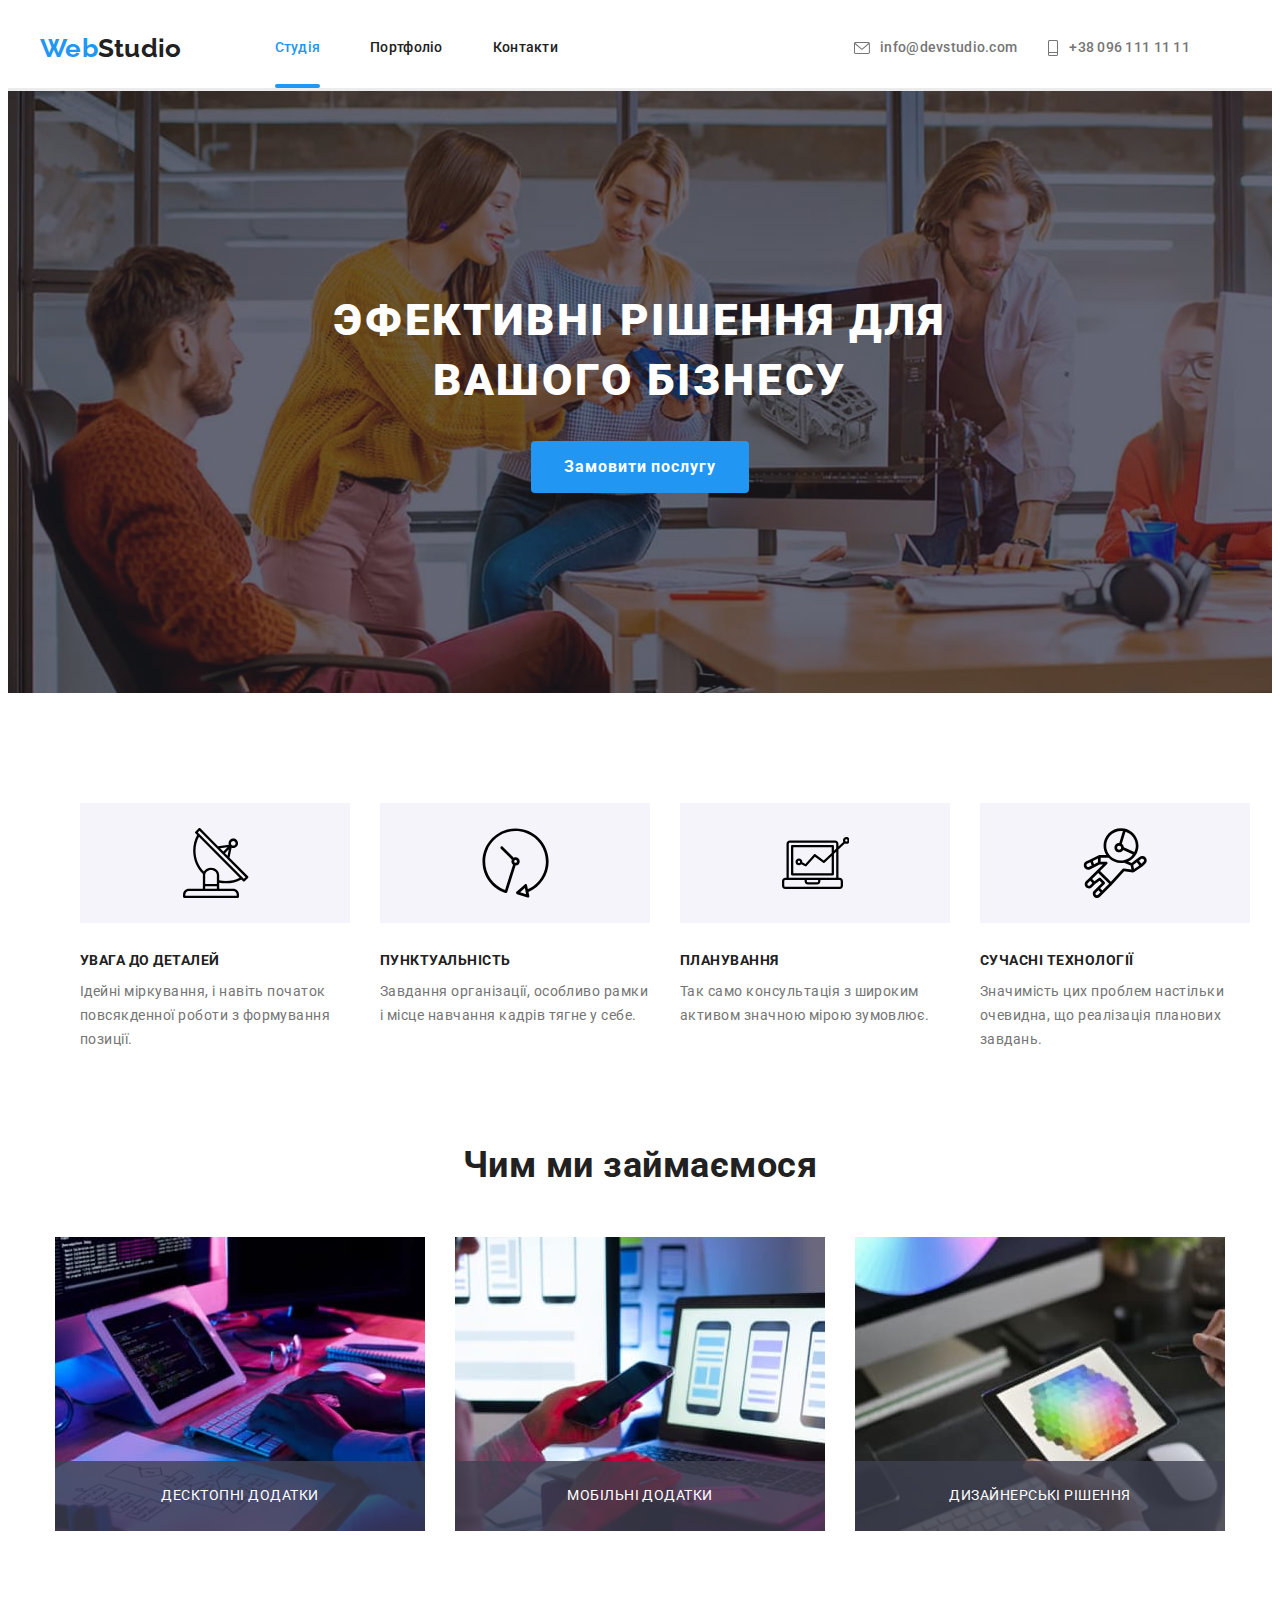
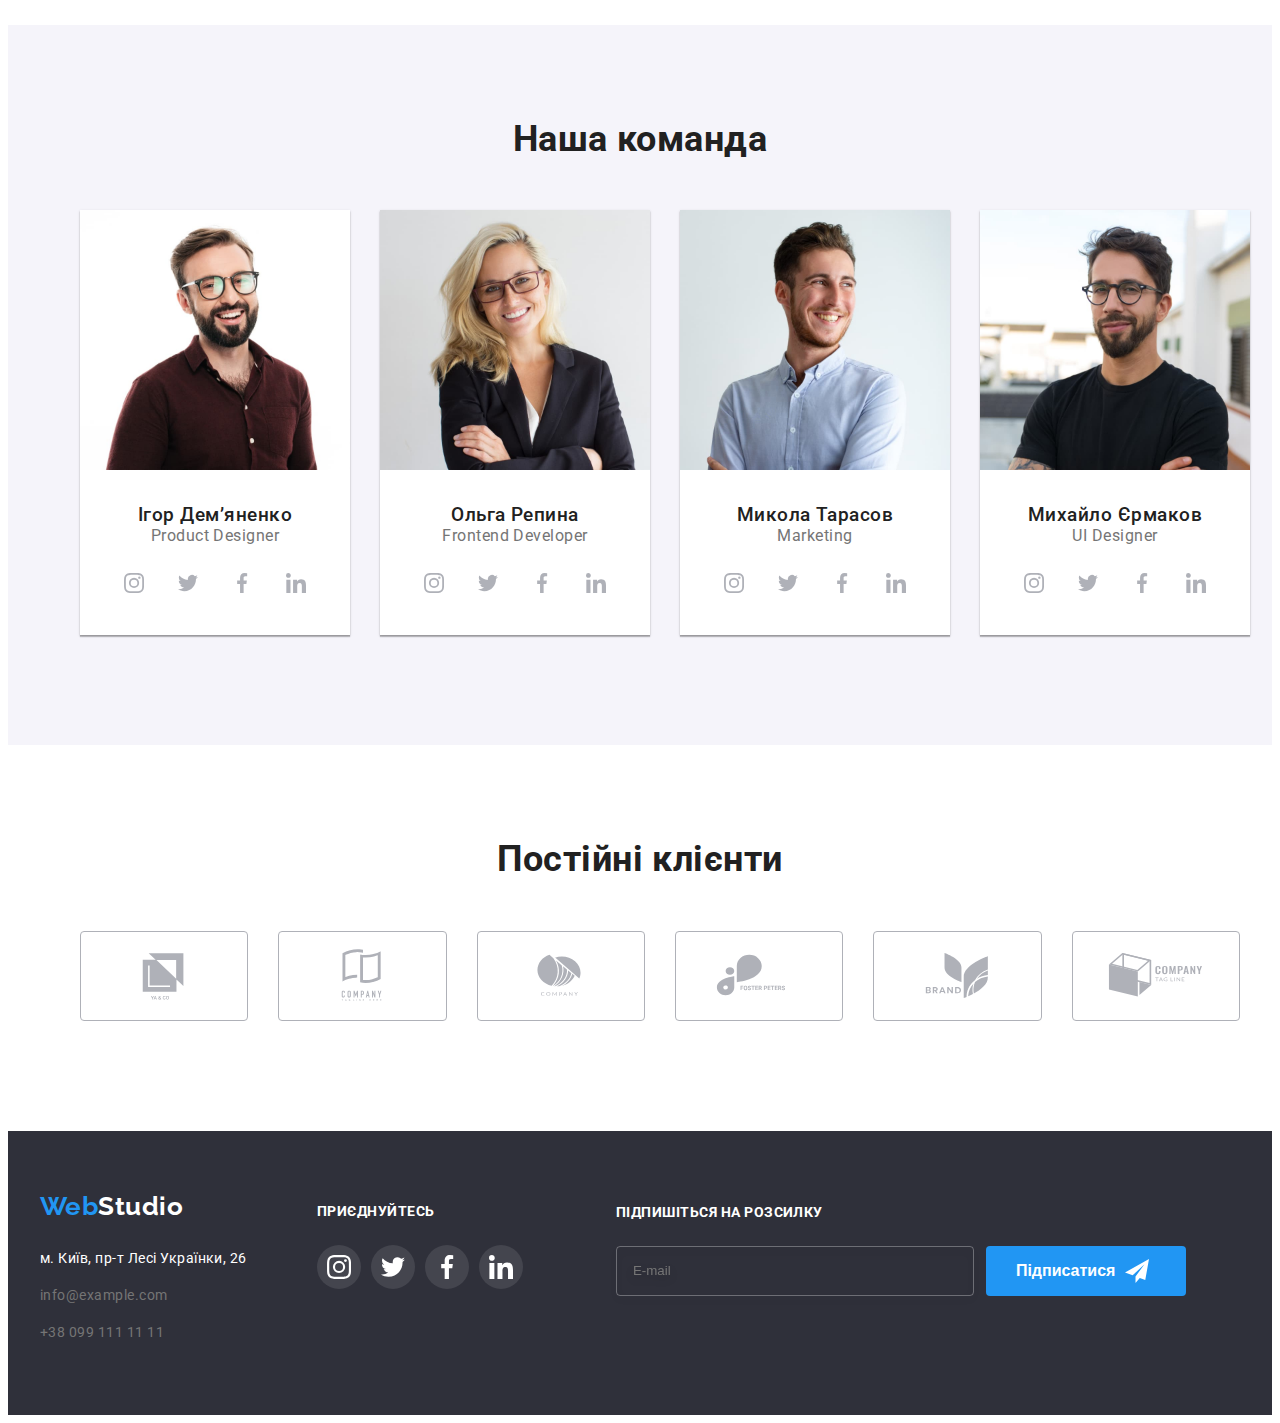
<file: index.html>
<!DOCTYPE html>
<html lang="uk">
<head>
    <meta charset="UTF-8">
    <meta http-equiv="X-UA-Compatible" content="IE=edge">
    <meta name="viewport" content="width=device-width, initial-scale=1.0">
    <title>Document</title>
<link rel="preconnect" href="https://fonts.googleapis.com">
<link rel="preconnect" href="https://fonts.gstatic.com" crossorigin>
<link href="https://fonts.googleapis.com/css2?family=Raleway:wght@700&family=Roboto:wght@400;500;700;900&display=swap" rel="stylesheet">
<link
      rel="stylesheet"
      href="https://cdnjs.cloudflare.com/ajax/libs/modern-normalize/1.1.0/modern-normalize.min.css"
      integrity="sha512-wpPYUAdjBVSE4KJnH1VR1HeZfpl1ub8YT/NKx4PuQ5NmX2tKuGu6U/JRp5y+Y8XG2tV+wKQpNHVUX03MfMFn9Q=="
      crossorigin="anonymous"
      referrerpolicy="no-referrer">
<link rel="stylesheet" href="./css/styles.css">
</head>
<body>
   <!-- HEADER -->
   <header class="header-section">
   
    <nav class="navigation container">
      <a  href="./index.html" class="logo"> 
        <span class="logo-partone">Web</span>Studio</a>
     
       <ul class="list-site-nav">
        <li class="current" ><a href="./index.html" class="current-list">Студія</a> </li>
        <li class="site-nav"><a href="./portfolio.html" class="portfolio">Портфоліо</a> </li>
        <li class= "site-nav"><a href="#" class="portfolio">Контакти</a> </li>
      </ul>
   
   <ul class="head-address no-marker">
          <li class="email-tel">
            <a href="mailto:info@devstudio.com" class="contact">
              <svg class="contact-icon" width="16" height="12">
                <use href="./images/icons.svg#icon-mail"></use>
              </svg>
              info@devstudio.com</a
            >
          </li>
          <li class="email-tel">
            <a href="tel:+380961111111" class="contact">
              <svg class="contact-icon" width="12" height="16">
                <use href="./images/icons.svg#icon-tel"></use>
              </svg>
              +38 096 111 11 11</a
            >
          </li>
        </ul>
    </nav>
  </header>
  <main>
   
    <!-- HERO -->
    <section class="hero">
      <h1 class="hero-title" >Эфективні рішення для вашого бізнесу</h1>
      <button type="button" class="hero-button" data-modal-open>Замовити послугу</button>

    
      <div class="backdrop is-hidden " data-modal>
          <div class="modal">
            <button type="button" class="button-close" data-modal-close>
              <svg width="11" height="11">
                <use href="./images/icons.svg#icon-close"></use>
              </svg>
            </button>
            
            <div> 
            <p class="modal-title">Залиште свої дані, ми вам передзвонимо </p>
          <form class="modal-form">
             </div>

            <div class="modal-field"> 
            <label for="user-name" class="modal-lable"><span>Імʼя</span></label>
            <div class="input-wrap"> 
              <input type="text" name="user-name" class="modal-input" required>
            <svg class="modal-icon" width="13" height="13">
                <use href="./images/icons.svg#icon-name"></use>
              </svg>
              </div>
          </div>

            <div class="modal-field"> 
            <label for="user-tel" class="modal-lable"><span>Телефон</span></label>
            <div class="input-wrap"> 
              <input type="tel" name="user-tel" class="modal-input" required>
          <svg class="modal-icon" width="14" height="14">
                <use href="./images/icons.svg#icon-tel2"></use>
              </svg>
          </div>
            </div>

             <div class="modal-field"> 
            <label for="user-email" class="modal-lable"><span class="modal-span">Пошта</span> </label>
            <div class="input-wrap"> 
            <input type="email" name="user-email" class="modal-input" required>
            <svg class="modal-icon" width="18" height="18">
                <use href="./images/icons.svg#icon-mail2"></use>
              </svg>
          </div>
             </div>

            <div class="modal-field"> 
            <label for="user-comment" class="modal-lable"><span>Коментар</span></label>
            <textarea
                  name="comment"
                  id="comment"
                  class="form-comment"
                  placeholder="Введіть текст"
                ></textarea>
              </div>

              <div class="checkbox-field"> 
                  <input
                    type="checkbox"
                    name="checkbox"
                    class="input-check visually-hidden"
                    id="agree"
                  /> <label for="agree" class="checkbox-label"> 
                  <!-- <span> 
                    <svg width="11" height="8" class="checkbox-icon">
                    <use href="./images/icons.svg#icon-agree"></use>
                  </svg> 
                </span> -->
                   Погоджуюся з розсилкою та приймаю 
                  <a href="#" class="checkbox-link">Умови договору</a>
                </label>
                <button type="submit" class="submit">Відправити</button>
              </div>
          </form>
          </div>
        </div>

    </section>

    <!-- OUR ADVANTAGES -->
    <section class="section"> 
      <div class="container"> 
      <h2 class="visually-hidden">Наші переваги</h2>
        
      <ul class="advantages">

          <li class="advantages-list"> 
            <div class="container-icon"> 
              
                <svg class="advantages-icon" width="67" height="70">
                  <use href="./images/icons.svg#icon-Vector1">   </use>
          </svg>
       
        </div> 
          <h3 class="advantages-caption">Увага до деталей</h3> 
          <p class="advantages-text">Ідейні міркування, і навіть початок повсякденної роботи з формування позиції.</p>
          </li>

          <li class="advantages-list">
            <div class="container-icon"> 
             
                <svg class="advantages-icon" width="67" height="70">
                  <use href="./images/icons.svg#icon-Vector2"></use></svg>
         
              </div>
            <h3 class="advantages-caption"> Пунктуальність</h3>
            <p class="advantages-text">Завдання організації, особливо рамки і місце навчання кадрів тягне у себе.</p>
          </li>

          <li class="advantages-list"> 
            <div class="container-icon"> 
              
                <svg class="advantages-icon" width="67" height="70">
                  <use href="./images/icons.svg#icon-Vector3">    </use></svg>
            
            </div>
            <h3 class="advantages-caption">Планування</h3> 
            <p class="advantages-text">Так само консультація з широким активом значною мірою зумовлює.</p>
        </li>

        <li class="advantages-list">
          <div class="container-icon"> 
            
                <svg class="advantages-icon" width="67" height="70">
            <use href="./images/icons.svg#icon-Vector4">    </use></svg> 
         
          </div>
            <h3 class="advantages-caption"> Сучасні технології</h3>
            <p class="advantages-text"> Значимість цих проблем настільки очевидна, що реалізація планових завдань.</p>
        </li>

      </ul>
        </div>
    </section>

    <!-- WHAT WE DO -->
    <section class="section-what-we-do"> 
      <div class="container"> 
      <h2 class="what-we-do-caption">Чим ми займаємося</h2>
      
      <ul class="list-what-we-do">
        <li class="image-what-we-do">
          <img class="image"
            src="./images/tab_work.jpg"
            alt="Людина працює на компʼютері"
            height="294"
            width="370">
            
            <div class="container-text"> 
            <p class="text-description"> Десктопні додатки</p>
        </div>
          </li>

        <li class="image-what-we-do">
          <img class="image"
            src="./images/phone_leptop.jpg"
            alt="Дівчина тримає телефон"
            height="294"
            width="370">
            <div class="container-text"> 
            <p class="text-description"> Мобільні додатки</p>
        </div>
        </li>
        <li class="image-what-we-do">
          <img class="image"
            src="./images/tab.jpg"
            alt="Людина підбирає кольори на планшеті"
            height="294"
            width="370">
            <div class="container-text"> 
            <p class="text-description"> Дизайнерські рішення</p>
        </div>
        </li>
      </ul>
      </div>
    </section>
    <!-- OUR TEAM -->
      <section class="section-team"> 
        <div class="container"> 
        <h2 class="team-caption">Наша команда</h2>
      <ul class="team">
        <li class="team-list">
          <img src="./images/team1.jpg" 
          alt="Product Designer" 
          width="270" 
          height="260" >
          <h3 class="team-list-caption">Ігор Демʼяненко</h3>
          <p lang="en" class="team-list-text">Product Designer</p>
        <ul class="team-soc-list"> 
        <li class="team-soc-item"> <a href "" class="team-soc-link">
          <svg class="team-soc-icon" width="20" height="20">
            <use href="./images/icons.svg#icon-instagram">    </use>
          </svg> </a>
        </li>
        <li class="team-soc-item"> <a href "" class="team-soc-link">
          <svg class="team-soc-icon" width="20" height="20">
            <use href="./images/icons.svg#icon-twitter">    </use>
          </svg> </a>
        </li>
        <li class="team-soc-item"> <a href "" class="team-soc-link">
          <svg class="team-soc-icon" width="20" height="20">
            <use href="./images/icons.svg#icon-facebook">    </use>
          </svg> </a>
        </li>
        <li class="team-soc-item"> <a href "" class="team-soc-link">
          <svg class="team-soc-icon" width="20" height="20">
            <use href="./images/icons.svg#icon-linkedin">    </use>
          </svg> </a>
        </li>    
      </ul>
        </li>

        <li class="team-list">
          <img src="./images/team2.jpg" 
          alt="Frontend Developer" 
          width="270"
           height="260">
          <h3 class="team-list-caption">Ольга Репина</h3>
          <p lang="en" class="team-list-text">Frontend Developer</p>

          <ul class="team-soc-list"> 
        <li class="team-soc-item"> <a href "" class="team-soc-link">
          <svg class="team-soc-icon" width="20" height="20">
            <use href="./images/icons.svg#icon-instagram">    </use>
          </svg> </a>
        </li>
        <li class="team-soc-item"> <a href "" class="team-soc-link">
          <svg class="team-soc-icon" width="20" height="20">
            <use href="./images/icons.svg#icon-twitter">    </use>
          </svg> </a>
        </li>
        <li class="team-soc-item"> <a href "" class="team-soc-link">
          <svg class="team-soc-icon" width="20" height="20">
            <use href="./images/icons.svg#icon-facebook">    </use>
          </svg> </a>
        </li>
        <li class="team-soc-item"> <a href "" class="team-soc-link">
          <svg class="team-soc-icon" width="20" height="20">
            <use href="./images/icons.svg#icon-linkedin">    </use>
          </svg> </a>
        </li>    
      </ul>
        </li>
        <li class="team-list">
          <img src="./images/team3.jpg" 
          alt="Marketing"
           width="270" 
           height="260">
          <h3 class="team-list-caption">Микола Тарасов</h3>
          <p lang="en" class="team-list-text">Marketing</p>
          <ul class="team-soc-list"> 
        <li class="team-soc-item"> <a href "" class="team-soc-link">
          <svg class="team-soc-icon" width="20" height="20">
            <use href="./images/icons.svg#icon-instagram">    </use>
          </svg> </a>
        </li>
        <li class="team-soc-item"> <a href "" class="team-soc-link">
          <svg class="team-soc-icon" width="20" height="20">
            <use href="./images/icons.svg#icon-twitter">    </use>
          </svg> </a>
        </li>
        <li class="team-soc-item"> <a href "" class="team-soc-link">
          <svg class="team-soc-icon" width="20" height="20">
            <use href="./images/icons.svg#icon-facebook">    </use>
          </svg> </a>
        </li>
        <li class="team-soc-item"> <a href "" class="team-soc-link">
          <svg class="team-soc-icon" width="20" height="20">
            <use href="./images/icons.svg#icon-linkedin">    </use>
          </svg> </a>
        </li>    
      </ul>
        </li>
        <li class="team-list">
          <img src="./images/team4.jpg" 
          alt="UI Designer"
           width="270"
           height="260" >
          <h3 class="team-list-caption">Михайло Єрмаков</h3>
          <p lang="en" class="team-list-text">UI Designer</p>
          
          <ul class="team-soc-list"> 
        <li class="team-soc-item"> <a href "" class="team-soc-link">
          <svg class="team-soc-icon" width="20" height="20">
            <use href="./images/icons.svg#icon-instagram">    </use>
          </svg> </a>
        </li>
        <li class="team-soc-item"> <a href "" class="team-soc-link">
          <svg class="team-soc-icon" width="20" height="20">
            <use href="./images/icons.svg#icon-twitter">    </use>
          </svg> </a>
        </li>
        <li class="team-soc-item"> <a href "" class="team-soc-link">
          <svg class="team-soc-icon" width="20" height="20">
            <use href="./images/icons.svg#icon-facebook">    </use>
          </svg> </a>
        </li>
        <li class="team-soc-item"> <a href "" class="team-soc-link">
          <svg class="team-soc-icon" width="20" height="20">
            <use href="./images/icons.svg#icon-linkedin">    </use>
          </svg> </a>
        </li>    
      </ul>
        </li>
      </ul>
      </div>
    </section>
    <section class="section">
      <div class="container"> 
        <h3 class="team-caption"> Постійні клієнти</h3>
        <ul class="list-customers">
          <li class="item-customers"> <a href="" class="link-customers"> <svg class="customers-icon" width="106" height="60">
            <use href="./images/icons.svg#icon-Logo1">    </use>
          </svg> </a> </li>
        <li class="item-customers"> <a href="" class="link-customers"> <svg class="customers-icon" width="106" height="60">
            <use href="./images/icons.svg#icon-Logo2">    </use>
          </svg> </a> </li>
        <li class="item-customers"> <a href="" class="link-customers"> <svg class="customers-icon" width="106" height="60">
            <use href="./images/icons.svg#icon-Logo3">    </use>
          </svg> </a> </li>
        <li class="item-customers"> <a href="" class="link-customers"> <svg class="customers-icon" width="106" height="60">
            <use href="./images/icons.svg#icon-Logo4">    </use>
          </svg> </a> </li>
        <li class="item-customers"> <a href="" class="link-customers"> <svg class="customers-icon" width="106" height="60">
            <use href="./images/icons.svg#icon-Logo5">    </use>
          </svg> </a> </li>
        <li class="item-customers"> <a href="" class="link-customers"> <svg class="customers-icon" width="106" height="60">
            <use href="./images/icons.svg#icon-Logo6">    </use>
          </svg> </a> </li>
        </ul> 
        
      </div>

    </section>
  </main>
    <!-- FOOTER -->
  <footer class="footer">
    <div class="container footer-contact">
      <div> 
      <a href="./index.html" class="logo-footer"> 
        <span class="logo-partone">Web</span>Studio</a> 
    <address> 
      <ul class="item">
        <li class="item-contact"> <a href="https://goo.gl/maps/CPtrU1FHBa2aNyZL9" 
        target="_blank" 
        rel="noopener noreferrer nofollow" class="item-address">м. Київ, пр-т Лесі Українки, 26</a> 
      </li>
       <li class="item-contact">
      <a href="mailto:info@example.ua" class="item-mail">info@example.com</a> 
    </li>
      <li class="item-contact">
        <a href="tel:+14251234563" class="item-tel">+38 099 111 11 11</a>
      </li>
      </ul>
    </address>
   </div>
    <div class="invite-footer">
      <h4 class="invite">Приєднуйтесь</h4> 
    <ul class="footer-soc-list"> 
        <li class="footer-soc-item"> <a href "" class="footer-soc-link">
          <svg class="footer-soc-icon" width="24" height="24">
            <use href="./images/icons.svg#icon-instagram">    </use>
          </svg> </a>
        </li>
        <li class="footer-soc-item"> <a href "" class="footer-soc-link">
          <svg class="footer-soc-icon" width="24" height="24">
            <use href="./images/icons.svg#icon-twitter">    </use>
          </svg> </a>
        </li>
        <li class="footer-soc-item"> <a href "" class="footer-soc-link">
          <svg class="footer-soc-icon" width="24" height="24">
            <use href="./images/icons.svg#icon-facebook">    </use>
          </svg> </a>
        </li>
        <li class="footer-soc-item"> <a href "" class="footer-soc-link">
          <svg class="footer-soc-icon" width="24" height="24">
            <use href="./images/icons.svg#icon-linkedin">    </use>
          </svg> </a>
        </li>    
      </ul>
      </div>
       <form class="footer-form">
          <div class="footer-email-container">
            <h3 class="footer-title">Підпишіться на розсилку</h3>
            <label>
              <input
                type="email"
                name="footer-email"
                placeholder="E-mail"
                class="footer-input"
              />
            </label>
          </div>
          <button class="button-subscribe">
            Підписатися 
            <svg width="24" height="24" class="footer-button-icon">
              <use href="./images/icons.svg#icon-send"></use>
            </svg>
          </button>
        </form>
    </div>
  </footer>
   <script src="./js/modal.js"></script>
</body>
</html>
</file>
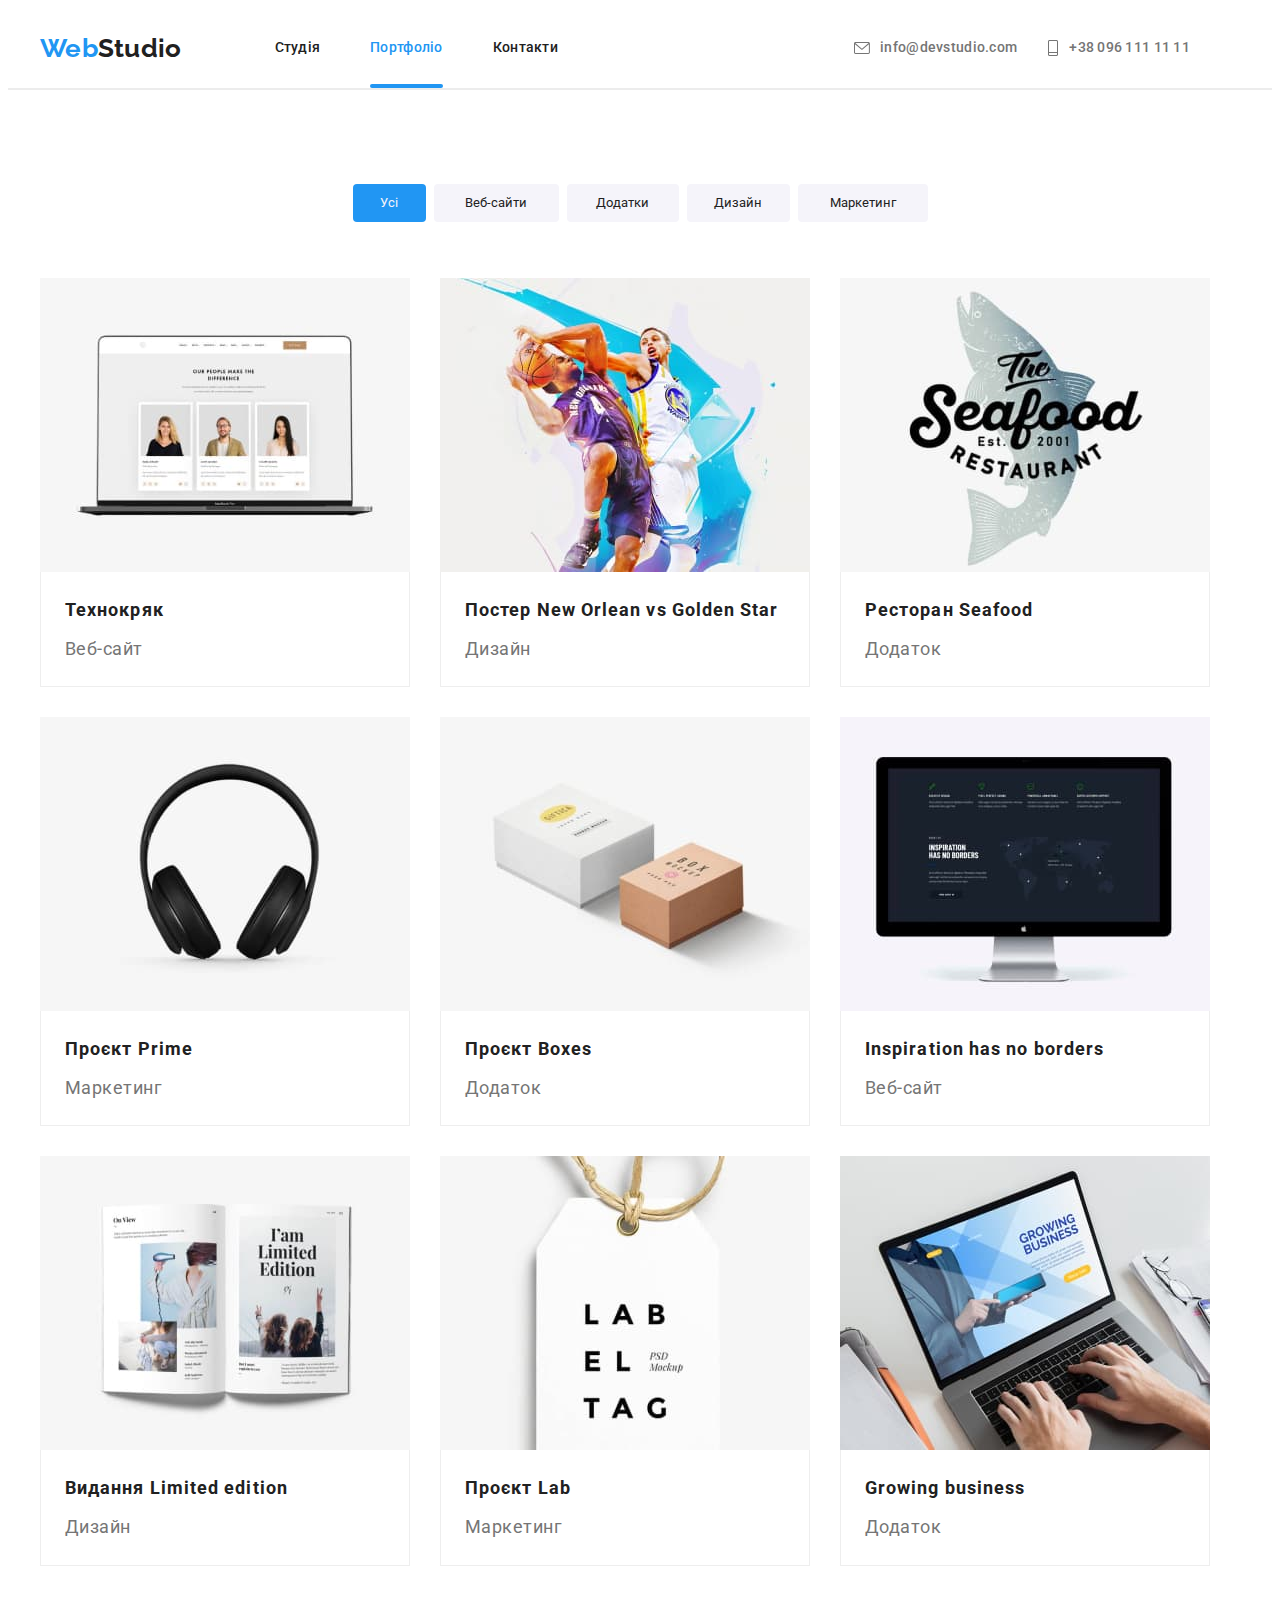
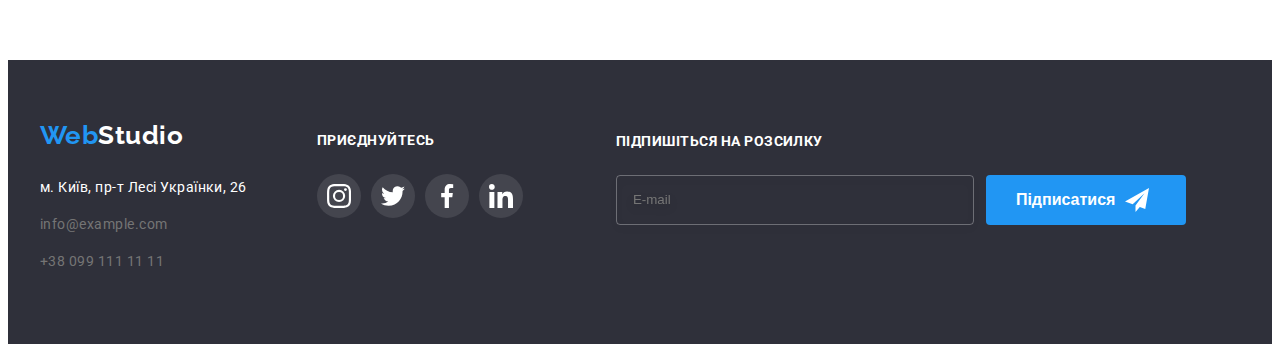
<file: portfolio.html>
<!DOCTYPE html>
<html lang="uk">
<head>
    <meta charset="UTF-8">
    <meta http-equiv="X-UA-Compatible" content="IE=edge">
    <meta name="viewport" content="width=device-width, initial-scale=1.0">
    <title>Document</title>
    
    <link rel="preconnect" href="https://fonts.googleapis.com">
<link rel="preconnect" href="https://fonts.gstatic.com" crossorigin>
<link href="https://fonts.googleapis.com/css2?family=Raleway:wght@700&family=Roboto:wght@400;500;700;900&display=swap" rel="stylesheet">
<link
      rel="stylesheet"
      href="https://cdnjs.cloudflare.com/ajax/libs/modern-normalize/1.1.0/modern-normalize.min.css"
      integrity="sha512-wpPYUAdjBVSE4KJnH1VR1HeZfpl1ub8YT/NKx4PuQ5NmX2tKuGu6U/JRp5y+Y8XG2tV+wKQpNHVUX03MfMFn9Q=="
      crossorigin="anonymous"
      referrerpolicy="no-referrer">
    <link rel="stylesheet" href="./css/styles.css">
</head>
<body>
  <!-- HEADER -->
    <header class="heder-section">
    <nav class="navigation container">
       <a  href="./index.html" class="logo"> 
        <span class="logo-partone">Web</span>Studio</a>
     
        <ul class="list-site-nav">
        <li class="site-nav" ><a href="./index.html" class="portfolio">Студія</a> </li>
        <li class="current"><a href="./portfolio.html" class="current-list">Портфоліо</a> </li>
        <li class= "site-nav"><a href="#" class="portfolio">Контакти</a> </li>
      </ul>
  
      <ul class="head-address no-marker">
          <li class="email-tel">
            <a href="mailto:info@devstudio.com" class="contact">
              <svg class="contact-icon" width="16" height="12">
                <use href="./images/icons.svg#icon-mail"></use>
              </svg>
              info@devstudio.com</a
            >
          </li>
          <li class="email-tel">
            <a href="tel:+380961111111" class="contact">
              <svg class="contact-icon" width="12" height="16">
                <use href="./images/icons.svg#icon-tel"></use>
              </svg>
              +38 096 111 11 11</a
            >
          </li>
        </ul>

    
    </nav>
  </header>
  <main>
    
    <!-- OUR PROJECT -->
      <section class="section"> 
        <div class="container"> 
          <h1 class="visually-hidden">Наші проєкти</h1>
<ul class="list-button">       
            <li><button type="button" class="button-project-all">Усі</button> </li> 
            <li><button type="button" class="button-project prime">Веб-сайти</button></li> 
            <li><button type="button" class="button-project second">Додатки</button></li>
            <li><button type="button" class="button-project third">Дизайн</button></li>
            <li><button type="button" class="button-project fourth">Маркетинг</button></li>
</ul>  
        
        
        
<ul class="list-project">

    <li class="image-list">  
      <a href="" class="link-project"> 
        <div class="description"> 
      <img class="image" src="./images/project-technok.jpg" 
          alt="проєкт веб-сайту" 
          width="370"
          height="294">
           <div class="project-paragraph"> 
             <p >
                      Ресурс пропонує комплексні пропозиції з різним 
                      рівнем функціоналу та сервісів. Все це дозволить
                       відвідувачу отримати вичерпні відомості про 
                       компанію чи приватну особу.
                    </p>
           </div>
       </div>
       <div class="about-project"> 
          <h2 class="caption-project">Технокряк</h2>
          <p class="text-project">Веб-сайт</p>
</div>
        </a>
        </li>

        


    <li class="image-list"> 
     <a href="" class="link-project"> 
      <div class="description"> 
      <img class="image" src="./images/project-disigne.jpg" 
          alt="проєкт дизайну постера" 
          width="370"
           height="294">
          <div class="project-paragraph"> 
             <p >
                      Ресурс пропонує комплексні пропозиції з різним 
                      рівнем функціоналу та сервісів. Все це дозволить
                      відвідувачу отримати вичерпні відомості про 
                      компанію чи приватну особу.
                    </p>
           </div>
             </div>  
             <div class="about-project"> 
           <h2 class="caption-project">Постер New Orlean vs Golden Star</h2> 
          <p class="text-project">Дизайн</p>
             </div>
        </a>
        </li>

    <li class="image-list"> <a href="" class="link-project"> 
     <div class="description"> 
      <img class="image" src="./images/project-seafood.jpg" 
          alt="проєкт додатку ресторана" 
          width="370"
           height="294">
           <div class="project-paragraph"> 
             <p >
                      Ресурс пропонує комплексні пропозиції з різним 
                      рівнем функціоналу та сервісів. Все це дозволить
                      відвідувачу отримати вичерпні відомості про 
                      компанію чи приватну особу.
                    </p>
           </div></div>
           <div class="about-project"> 
           <h2 class="caption-project">Ресторан Seafood</h2>
          <p class="text-project">Додаток</p>
           </div>
          </a>
        </li>

    <li class="image-list"> <a href="" class="link-project"> 
      <div class="description"> 
      <img class="image" src="./images/project-prime.jpg" 
          alt="проєкт маркетингу" 
          width="370"
           height="294">
           <div class="project-paragraph"> 
             <p >
                      Ресурс пропонує комплексні пропозиції з різним 
                      рівнем функціоналу та сервісів. Все це дозволить
                      відвідувачу отримати вичерпні відомості про 
                      компанію чи приватну особу.
                    </p>
           </div> </div>
           <div class="about-project"> 
          <h2 class="caption-project">Проєкт Prime</h2> 
          <p class="text-project">Маркетинг</p>
           </div>
          </a>
        </li>

    <li class="image-list">
      <a href="" class="link-project"> 
         <div class="description"> 
      <img class="image" src="./images/project-boxes.jpg" 
          alt="проєкт додатку коробок" 
          width="370"
          height="294">
           <div class="project-paragraph"> 
             <p >
                      Ресурс пропонує комплексні пропозиції з різним 
                      рівнем функціоналу та сервісів. Все це дозволить
                      відвідувачу отримати вичерпні відомості про 
                      компанію чи приватну особу.
                    </p>
           </div>   </div>
           <div class="about-project"> 
      <h2 class="caption-project"> Проєкт Boxes </h2>
          <p class="text-project">Додаток</p> 
           </div>
        </a> 
        </li>

    <li class="image-list"> 
      <a href="" class="link-project"> 
        <div class="description"> 
      <img class="image" src="./images/project-inspiration.jpg" 
          alt="проєкт веб-сайту" 
          width="370"
           height="294">
           <div class="project-paragraph"> 
             <p >
                      Ресурс пропонує комплексні пропозиції з різним 
                      рівнем функціоналу та сервісів. Все це дозволить
                      відвідувачу отримати вичерпні відомості про 
                      компанію чи приватну особу.
                    </p>
           </div>    </div>
           <div class="about-project"> 
          <h2 lang="en" class="caption-project">Inspiration has no borders</h2>
          <p class="text-project">Веб-сайт</p> 
           </div>
        </a>
        </li>

    <li class="image-list"> 
      <a href="" class="link-project"> 
      <div class="description"> 
      <img class="image" src="./images/project-edition.jpg" 
          alt="проєкт дизайну видання" 
          width="370"
           height="294">
           <div class="project-paragraph"> 
             <p >
                      Ресурс пропонує комплексні пропозиції з різним 
                      рівнем функціоналу та сервісів. Все це дозволить
                      відвідувачу отримати вичерпні відомості про 
                      компанію чи приватну особу.
                    </p>
           </div> </div>
           <div class="about-project"> 
          <h2 class="caption-project">Видання Limited edition</h2> 
          <p class="text-project">Дизайн</p>
           </div>
          </a>
        </li>

    <li class="image-list"> <a href="" class="link-project"> 
       <div class="description"> 
      <img class="image" src="./images/project-lab.jpg" 
          alt="проєкт маркетингу" 
          width="370"
           height="294">
          <div class="project-paragraph"> 
             <p >
                      Ресурс пропонує комплексні пропозиції з різним 
                      рівнем функціоналу та сервісів. Все це дозволить
                      відвідувачу отримати вичерпні відомості про 
                      компанію чи приватну особу.
                    </p>
           </div>   </div>
           <div class="about-project"> 
          <h2 class="caption-project">Проєкт Lab</h2> 
          <p class="text-project">Маркетинг</p>
           </div>
          </a>
        </li>

    <li class="image-list"> <a href="" class="link-project"> 
      <div class="description"> 
      <img class="image" src="./images/project-business.jpg" 
          alt="проєкт додатку розвитку бізнесу" 
          width="370"
          height="294">
           <div class="project-paragraph"> 
             <p >
                      Ресурс пропонує комплексні пропозиції з різним 
                      рівнем функціоналу та сервісів. Все це дозволить
                      відвідувачу отримати вичерпні відомості про 
                      компанію чи приватну особу.
                    </p>
           </div> </div>
           <div class="about-project"> 
          <h2 lang="en" class="caption-project">Growing business</h2>
          <p class="text-project">Додаток</p>
           </div>
          </a>
        </li>  

      </ul>
        
        </section>
  </main>


  <!-- FOOTER -->
  <footer class="footer">
    <div class="container footer-contact">
      <div> 
      <a href="./index.html" class="logo-footer"> 
        <span class="logo-partone">Web</span>Studio</a>  <address> 
      <ul class="item">
        <li class="item-contact"> <a href="https://goo.gl/maps/CPtrU1FHBa2aNyZL9" 
        target="_blank" 
        rel="noopener noreferrer nofollow" class="item-address">м. Київ, пр-т Лесі Українки, 26</a> 
      </li>
       <li class="item-contact">
      <a href="mailto:info@example.ua" class="item-mail">info@example.com</a> 
    </li>
      <li class="item-contact">
        <a href="tel:+14251234563" class="item-tel">+38 099 111 11 11</a>
      </li>
      </ul>
    </address>
   </div>
    <div class="invite-footer">
      <h4 class="invite">Приєднуйтесь</h4> 
    <ul class="footer-soc-list"> 
        <li class="footer-soc-item"> <a href "" class="footer-soc-link">
          <svg class="footer-soc-icon" width="24" height="24">
            <use href="./images/icons.svg#icon-instagram">    </use>
          </svg> </a>
        </li>
        <li class="footer-soc-item"> <a href "" class="footer-soc-link">
          <svg class="footer-soc-icon" width="24" height="24">
            <use href="./images/icons.svg#icon-twitter">    </use>
          </svg> </a>
        </li>
        <li class="footer-soc-item"> <a href "" class="footer-soc-link">
          <svg class="footer-soc-icon" width="24" height="24">
            <use href="./images/icons.svg#icon-facebook">    </use>
          </svg> </a>
        </li>
        <li class="footer-soc-item"> <a href "" class="footer-soc-link">
          <svg class="footer-soc-icon" width="24" height="24">
            <use href="./images/icons.svg#icon-linkedin">    </use>
          </svg> </a>
        </li>    
      </ul>
      </div>
       <form class="footer-form">
          <div class="footer-email-container">
            <h3 class="footer-title">Підпишіться на розсилку</h3>
            <label>
              <input
                type="email"
                name="footer-email"
                placeholder="E-mail"
                class="footer-input"
              />
            </label>
          </div>
          <button class="button-subscribe">
            Підписатися 
            <svg width="24" height="24" class="footer-button-icon">
              <use href="./images/icons.svg#icon-send"></use>
            </svg>
          </button>
        </form>
    </div>
  </footer>
</body>
</html>
</file>
<file: css/styles.css>
/*колір основного тексту rgba(33, 33, 33, 1) */
/*вторичній колір тексту rgba(117, 117, 117, 1)*/
/*білий колір тексту footer, hero rgba(255, 255, 255, 1)*/
/* акцент синій rgba(33, 150, 243, 1)*/
 /* фон hero rgba(47, 48, 58, 1) */
 /* фон секции 3 (для index.html rgba(245, 244, 250, 1) */

    :root {
            --accent-color: #2196f3;
            --primary-text-color: rgba(33, 33, 33, 1);
            --transition-timing-function: cubic-bezier(0.4, 0, 0.2, 1);
            --transition-duration: 250ms;
        
 }
 
 html{
    box-sizing: border-box;
 } 
*,
*::before,
*::after {
    box-sizing: inherit;
}

 body {
    color:var(--primary-text-color);
    background-color: #FFFFFF;
font-family: "Roboto", sans-serif;
    letter-spacing: 0.03em;
}

p,
h1,
h2,
h3,
h4,
h5,
h6 {
    padding: 0px;
    margin: 0px;
} 
    

ul {
    list-style: none;
}

a {
    text-decoration:none;
}

 /*  HEADER  */

header{
    border-bottom: 2px solid #ECECEC;
}
.container {
    width: 1230px;
    padding-left: 15px;
    padding-right: 15px;
    margin-right: auto;
    margin-left: auto;
    align-items: center;
}
 .section {
    padding-top: 94px;
    padding-bottom: 94px;
 }
 .header-section
  {
    padding-top: 24;
    padding-bottom: 25;
    border-bottom: 3px solid #ECECEC;
 }

 /* --------------- logo------------ */
 .logo {
    font-family: "Raleway", sans-serif;
    font-size: 26px;
    line-height: 1.19;
    font-weight: 700;
    display: inline-block;  
    color: rgba(33, 33, 33, 1);
 }
 
.logo-partone
{
    color: rgba(33, 150, 243, 1); 
    display: inline-block;
}

.logo-footer {
        font-family: "Raleway", sans-serif;
        font-size: 26px;
        line-height: 1.19;
        font-weight: 700;
        display: inline-block;
        color: rgba(255, 255, 255, 1);
    }

/* .logo-partthird {
    color: rgba(255, 255, 255, 1);
    margin-bottom: 20px;
    display: inline-block;
} */
/* .logo-partsecond 
    {
    color:rgba(33, 33, 33, 1);
} */
/* ----------------------nav------------- */
.navigation{
font-style: Medium;
    font-size: 14px;
    line-height: 1.14;
    letter-spacing: 0.02em;
    font-weight: 500;
    display: flex;
    
    
    
}
.list-site-nav {
    display: flex;
    margin-right: auto; 
    margin-left: 0px; 
    padding-left: 93px;
    margin-top: 0px;
    margin-bottom: 0px;
}
.list-site-nav .site-nav:not(:last-child) {
 padding-right: 50px;
} 

.current-list {
    color: rgba(33, 150, 243, 1); 
    display: block;
    padding-top: 32px;
        padding-bottom: 32px;
} 
.current {

    padding-right: 50px;
    color: rgba(33, 150, 243, 1);
        cursor: pointer;
}
 .list-site-nav .current-list {
    color: var(--accent-color);
    position: relative;
}

.list-site-nav .current-list::after {
    content: "";
    display: inline-block;
    width: 100%;
    height: 4px;
    position: absolute;
    left: 0;
    bottom: -1px;
    top: 76px;

    background-color: currentColor;
    border-radius: 2px;
} 


.site-nav .portfolio {
    color: rgba(33, 33, 33, 1);
        display: block;
        padding-top: 32px;
        padding-bottom: 32px;
        transition-property: transform;
        transition-duration: var(--transition-duration);
        transition-timing-function: var(--transition-timing-function);
}
.site-nav .portfolio:hover,
.site-nav .portfolio:focus {
    color: rgba(33, 150, 243, 1);
    cursor: pointer;   
}

/*  -----------contact ---------------- */


.head-address {
    display: flex;
    margin-left: auto;
    align-items: center;
    padding-right: 50px;
}

.head-address .contact {
    color: rgba(117, 117, 117, 1);
    text-decoration: none;
    letter-spacing: 0.02em;

    font-weight: 500;
    font-size: 14px;
    line-height: 1.14;

    display: flex;
    align-items: center;
}

.email-tel:nth-child(1) {
    margin-right: 30px;
}

.contact {
    color: rgba(117, 117, 117, 1);
    transition: color var(--transition-duration) var(--transition-timing-function);
}

.contact:hover,
.contact:focus {
    color: var(--accent-color);
}

.contact:hover .contact-icon,
.contact:focus .contact-icon {
    fill: var(--accent-color);
}

.contact-icon {
  
    margin-right: 10px;
    transition: fill var(--transition-duration) var(--transition-timing-function);
}

.contact-icon {
    fill: rgba(117, 117, 117, 1);
    margin-right: 10px;
    transition-property: transform;
        transition-duration: var(--transition-duration);
        transition-timing-function: var(--transition-timing-function);
}
.contact-soc-icon:hover,
.contact-soc-icon:focus {
       fill: rgba(33, 150, 243, 1);
        cursor: pointer;
}

/*  -------------------Page index-------------- */
/* HERO */
.hero {
    background-color: rgba(47, 48, 58, 1);
    text-align: center;
    padding-top: 200px;
    padding-bottom: 200px;
    background-image: 
    linear-gradient( 
        rgba(47, 48, 58, 0.4), 
        rgba(47, 48, 58, 0.4) 
        ),
    url(../images/hero-bg.jpg);
    background-repeat: no-repeat;
    background-size: cover;
    max-width: 1600px;
    margin: 0 auto;
}
.hero-title {
    margin: auto;
    color: rgba(255, 255, 255, 1);
    text-transform: uppercase;
    font-style: Black;
    font-size: 44px;
    line-height: 1.36;
    letter-spacing: 0.06em;
    font-weight: 900;
    margin-bottom: 30px;
    width: 696px;  
}
.hero-button {
    background-color: rgba(33, 150, 243, 1);
    color: rgba(255, 255, 255, 1);
    font-style: Bold;
     font-size: 16px;
      line-height: 1.9;
    font-family: inherit;
    border-radius: 4px;
    letter-spacing: 0.06em;
    font-weight: 700;
    padding: 10px 32px;
    min-width: 216;
    border: 1px solid transparent;
    margin: 0, auto;
    cursor: pointer;
}
.hero-button:hover,
.hero-button:focus {
box-shadow: 0px 4px 4px rgba(0, 0, 0, 0.15);
}

/* ---------MODAL ------------*/

.backdrop {
    position: fixed;
    top: 0;
    left: 0;
    width: 100%;
    height: 100%;
    z-index: 1;
    visibility: visible;
    background-color: rgba(0, 0, 0, 0.2);
    opacity: 1;
    transition: opacity var(--transition-duration) linear,
        visibility var(--transition-duration) linear;
}

 .backdrop.is-hidden {
    opacity: 0;
    pointer-events: none;
    visibility: hidden;
} 

.backdrop.is-hidden .modal {
    transform: translate(-50%, -50%) scale(0.9);
}

.modal {
    position: absolute;
    top: 50%;
    left: 50%;
    width: 528px;
    height: 581px;
    transform: translate(-50%, -50%) scale(1);
    transition: transform var(--transition-duration) linear;
    box-shadow: 0px 1px 3px rgba(0, 0, 0, 0.12), 0px 1px 1px rgba(0, 0, 0, 0.14),
        0px 2px 1px rgba(0, 0, 0, 0.2);
    border-radius: 4px;
    background-color: #FFFFFF;
    padding: 40px;
}
.modal-title{
    width: 448px;
        height: 23px;
        font-family: 'Roboto';
        font-style: normal;
        font-weight: 700;
        font-size: 20px;
        line-height: 23px;
        text-align: center;
        letter-spacing: 0.03em;
        margin-bottom: 12px;
        margin-top: 0px;
}
.modal-input{
    width: 100%;
    height: 40px;
    border: 1px solid rgba(33, 33, 33, 0.2);
        border-radius: 4px;
        margin-bottom: 10px;
        font-size: 12px;
        color: rgba(117, 117, 117, 0.5);
        padding-left: 14px;
}

.modal-input::placeholder{
font-size: 12px;
color: brown;

}
.modal-input:focus~.modal-icon {
    fill: var(--accent-color);
    transition-duration: var(--transition-duration);
        transition-timing-function: var(--transition-timing-function);
}
.modal-input:hover~.modal-icon {
    fill: var(--accent-color);
    transition-duration: var(--transition-duration);
        transition-timing-function: var(--transition-timing-function);
}
.modal-input:focus,
.modal-input:hover {
    border: 1px solid var(--accent-color);
    outline: 0;
    transition-duration: var(--transition-duration);
        transition-timing-function: var(--transition-timing-function);
}
/* .modal-input:not(:placeholder-shown):valid{
    background-color: hwb(120 0% 50%/0.302);
}
 .modal-input:not(:placeholder-shown):invalid {
     background-color: rgba(128, 28, 0, 0.302);
 }
  */

.modal-field {
    text-align: left;
}
.checkbox-field{
    text-align: center;
}
.input-wrap {
    position: relative;
}
.modal-icon {
position: absolute;
right: 420px;
top: 5px;
transform: translateY(50%);
}   
 
.modal-input::placeholder{
    font-weight: 400;
        font-size: 12px;
        line-height: 14px;
        letter-spacing: 0.01em;
        color: rgba(117, 117, 117, 0.5);
        margin-top: 4px;
       
} 

.modal-lable span {
    display: inline-block;
    font-size: 12px;
    margin-bottom: 4px;
}
input.modal-input{
    padding-left: 40px;
}
.form-comment {
    width: 100%;
    height: 120px;

    border: 1px solid rgba(33, 33, 33, 0.2);
    border-radius: 4px;
    resize: none;
    padding: 12px 16px;
    margin-top: 4px;

    font-weight: normal;
    font-size: 12px;
    line-height: 1.16;
    letter-spacing: 0.01em;
}

.form-comment::placeholder {
    color: rgba(117, 117, 117, 0.5);
}

.form-comment:focus,
.form-comment:hover {
    border: 1px solid var(--accent-color);
    outline: 0;
    transition-duration: var(--transition-duration);
        transition-timing-function: var(--transition-timing-function);
}

.form-comment:not(:placeholder-shown) {
    color: #212121;
}

.button-close {
    position: absolute;
    top: 8px;
    right: 8px;
    width: 30px;
    height: 30px;

    display: flex;
    align-items: center;
    justify-content: center;

    padding: 0;

    border-radius: 50%;
    border: 1px solid rgba(0, 0, 0, 0.1);
    background-color: #FFFFFF;
    cursor: pointer;
}
.button-close:hover,
.button-close:focus {
fill: var(--accent-color);
}

.modal-lable {
    font-size: 12px;
    color: #757575;
}



.checkbox-label {
    font-weight: normal;
    font-size: 14px;
    line-height: 1.71;
    color: var(--primary-text-color);
    margin-bottom: 30px;
    margin-top: 20px;
    align-items: center;
    justify-content: center;
    display: flex;
}
.checkbox-label::before{
 content: '';
 width: 16px;
 height: 15px;
 border: 2px solid black;
 border-radius: 3px;
 display: block;
margin-right: 7px;
}

/* .checkbox-label>.visually-hidden {
    position: absolute;
    white-space: nowrap;
    width: 1px;
    height: 1px;
    overflow: hidden;
    border: 0;
    padding: 0;
    clip: rect(0 0 0 0);
    clip-path: inset(50%);
    margin: -1px;
} */

.input-check:checked + .checkbox-label::before {
    background-color: var(--accent-color);
        border: none;
        background-image: url(../images/check.svg);
        background-position: center;
        background-repeat: no-repeat;    
}

.input-check:focus+.checkbox-label::before {
    border-color: var(--accent-color);
}

/* .checkbox-label>.visually-hidden:checked+.checkbox-icon {
    background-color: var(--accent-color);
    border: none;
} */

.checkbox-icon {
    width: 16px;
    height: 15px;
    border-radius: 2px;
    border: 2px solid var(--secondary-text-color);

    margin-right: 8px;
    margin-bottom: 4px;
}

.checkbox-link {
    color: var(--accent-color);
    margin-left: 4px;
    text-decoration: underline;
   
}

 .submit {
     width: 200px;
     height: 50px;

     background: #2196F3;
     box-shadow: 0px 4px 4px rgba(0, 0, 0, 0.15);
     border-radius: 4px;
     border: 1px solid transparent;
     color: #FFFFFF;
 }

/* OUR ADVANTAGES */

.visually-hidden {
    position: absolute;
    white-space: nowrap;
    width: 1px;
    height: 1px;
    overflow: hidden;
    border: 0;
    padding: 0;
    clip: rect(0 0 0 0);
    clip-path: inset(50%);
    margin: -1px;
}
.advantages{
    display: flex;
    gap: 30px;
    margin-bottom: 0px;
    
}

.container-icon{

        display: flex;
        justify-content: center;
        align-items: center;
        width: 270px;
        height: 120px;
        margin-bottom: 30px;
        background-color: rgba(245, 244, 250, 1);
}

.advantages-caption {
    text-transform: uppercase;
    font-style: Bold;
    font-size: 14px;
    line-height: 1.14;
    margin-bottom: 10px;
}
.advantages-text {
    color: rgba(117, 117, 117, 1);
    font-style: Regular;
     font-size: 14px;
      line-height: 24px;
}
/* WHAT WE DO */
.section-what-we-do {
    padding-top: 0px;
    padding-bottom: 94px;
}
.what-we-do-caption {
    text-align: center;
    font-style: Bold;
    font-size: 36px;
    line-height: 1.16;
    margin-bottom: 50px;
    margin-top: 0px;
}
.list-what-we-do {
    
    display: flex;
    gap: 30px;
    padding-left: 0px;
    margin-top: 0px;
    margin-bottom: 0px;
    justify-content: center;
    align-items: center;
}

.image-what-we-do {
    position: relative;
    display: flex;
}
.container-text{
    position: absolute;
    width: 370px;
    height: 70px;
    background-color: rgba(63, 64, 80, 0.8);
    display: flex;
    align-items: center;
    justify-content: center;
    bottom: 0px;
}
.text-description{
    text-transform: uppercase;
    font-size: 14px;
    font-weight: 700px;
    color: rgba(255, 255, 255, 1);
    line-height: 1.14;
    letter-spacing: 3%;
}




  /* ----------------------OUR TEAM  */

.section-team {
font-size: 16px;
line-height: 1.19p;
padding-top: 94px;
    padding-bottom: 94px;
background-color: rgba(245, 244, 250, 1);
}
.team {
display: flex;
    text-align: center;
    width: 270px;
}
.team-caption {
    font-style: 700;
    font-size: 36px;
    line-height: 1.16;
    margin-bottom: 50px;
    margin-top: 0px;
    text-align: center;
}
.team-list {
    margin-right: 30px;  
    background-color: #FFFFFF;
    box-shadow: 0px 1px 3px rgba(0, 0, 0, 0.12), 0px 1px 1px rgba(0, 0, 0, 0.14), 0px 2px 1px rgba(0, 0, 0, 0.2);
}
.team-list:last-child {
    padding-right: 0px;
    margin-right: 0px;
}
.team-list-caption {
    font-style: Medium;
        font-weight: 500;
        margin-top: 30px;
        margin-bottom: 10;
        
}
.team-list-text {
    color: rgba(117, 117, 117, 1); 
    margin-bottom: 16px;
}
.team-soc-item{
    width: 44px;
    height: 44px;
}
.team-soc-link{
    width: 100%;
    height: 100%;
    border-radius: 50%;

    background-color: #FFFFFF;
    fill: rgba(175, 177, 184, 1);

    display: flex;
    align-items: center;
    justify-content: center;
    transition-property: transform;
    transition-duration: var(--transition-duration);
    transition-timing-function: var(--transition-timing-function);
} 

.team-soc-link:hover,
.team-soc-link:focus{
    background-color:#2196F3;
    fill: #FFFFFF;
}
    
.team-soc-link:hover .team-soc-icon {
            fill: #FFFFFF; }
.team-soc-link:hover .team-soc-icon {
                background-color: #2196F3;}

.team-soc-list {
    display: flex;
    justify-content: center;
    gap: 10px;
    padding-left: 0px;
    margin-bottom: 30px;
}
.list-customers{
    display: flex;
    gap: 30px;
    
}
.item-customers {
    width: calc((100% - 150px) / 6);
    height: 90px;
    
}
.link-customers{
    width: 100%;
    height: 100%;
    border: 1px solid #AFB1B8;
    border-radius: 4px;
    display: flex;
    fill: rgba(175, 177, 184, 1);
    justify-content: center;
    align-items: center;
    transition-property: transform;
    transition-duration: var(--transition-duration);
    transition-timing-function: var(--transition-timing-function);
}

.link-customers:hover,
 .link-customers:focus {
    fill: rgba(33, 150, 243, 1);
    border: 1px solid rgba(33, 150, 243, 1) ;
}

/*--------------------- footer */

.footer {
    background-color: rgba(47, 48, 58, 1);
    font-size: 14px;
        line-height: 2;
        padding-top: 60px;
        padding-bottom: 60px;
}
.footer-contact {
    display: flex;

}

address {
    font-style: normal;
}
.item {
    padding-left: 0px;
    margin-top: 20px;
    margin-bottom: 0px;
}

.item-contact{
margin-bottom: 9px;
}
.item-address {
    color: rgba(255, 255, 255, 1);
   
}
.item-mail {
    color: rgba(117, 117, 117, 1);
    
}
.item-tel{
    color: rgba(117, 117, 117, 1); 
}

.footer-soc-link{
    width: 100%;
    height: 100%;
    border-radius: 100%;
    background-color: rgba(255, 255, 255, 0.1);
    display: flex;
    align-items: center;
    justify-content: center;
    color: #FFFFFF;
    transition-property: transform;
    transition-duration: var(--transition-duration);
    transition-timing-function: var(--transition-timing-function);
}
.footer-soc-icon{
    fill: currentColor;
}

.footer-soc-link:hover,
.footer-soc-link:focus {
    background-color: #2196F3;  
}

.footer-soc-list {
    display: flex;
    justify-content: center;
    gap: 10px;
    padding-left: 0px;
    margin-bottom: 40px;
    margin-top: 20px;
}
.footer-soc-item {
    width: 44px;
    height: 44px;
    border-radius: 4px ;
    fill: #FFFFFF;
}

.invite-footer {
    margin-left: 70px;
    margin-top: 0px;
margin-bottom: 20px;
}
.invite {
        
        margin-top: 0px;
            width: 700;
            size: 14px;
            letter-spacing: 0, 3;

        color: rgba(255, 255, 255, 1);
        text-transform: uppercase;
           
}

.footer-form {
    width: 570px;
    height: 86px;
    display: flex;
    align-items: flex-end;
    margin-left: 93px;
    margin-top: 0px;
    padding-top: 0px;
    margin-bottom: 40px;
}

.footer-email-container {
    /* display: flex; */
    flex-direction: column;
    margin-top: 0px;
    padding-top: 0px;

}
.footer-title{
    color: #FFFFFF;
    text-transform: uppercase;
    font-size: 14px;
        letter-spacing: 0.3;
        margin-top: 0px;
            padding-top: 0px;
            margin-bottom: 20px;
}
.footer-input {
    width: 358px;
    height: 50px;
    border: 1px solid rgba(255, 255, 255, 0.3);
    filter: drop-shadow(0px 4px 4px rgba(0, 0, 0, 0.15));
    border-radius: 4px;
    padding-left: 16px;
    margin-right: 12px;
    background-color: inherit;
    color: #FFFFFF;
    margin-top: 0px;
        padding-top: 0px;
}

.button-subscribe {
    display: flex;
    align-items: center;
    padding-left: 29px;
    background-color: rgba(33, 150, 243, 1);
    color: #FFFFFF;   
    width: 200px;
    height: 50px;
    border: 1px solid transparent;
    border-radius: 4px;
    font-size: 16px;
    font-weight: bold;
}

.button-subscribe:hover,
.button-subscribe:focus {
box-shadow: 0px 1px 3px rgba(0, 0, 0, 0.12), 0px 1px 1px rgba(0, 0, 0, 0.14), 0px 2px 1px rgba(0, 0, 0, 0.2);
}


.footer-button-icon {
    margin-left: 10px;   
}
/* ____________________________Page Portfolio */

.list-button{
font-style: medium;
    font-size: 16px;
    line-height: 2;
    font-weight: 500;

    display: flex;
    justify-content: center;

    padding-left: 0;
    margin-bottom: 56px;
    margin-top: 0; 
}
.list-button li:not(:last-child) {
    padding-right: 8px; 
}

.button-project {
 color: var(--primary-text-color);
 background-color: rgba(245, 244, 250, 1);
font-family: inherit;
text-align: center;
border-radius: 4px;
padding: 6px 22px;
border: 1px solid transparent;
cursor: pointer;
transition-property: transform;
transition-duration: var(--transition-duration);
transition-timing-function: var(--transition-timing-function);
}

.button-project:hover,
.button-project:focus{
    color: rgba(245, 244, 250, 1);
background-color: rgba(33, 150, 243, 1);
box-shadow: 0px 3px 1px rgba(0, 0, 0, 0.1), 0px 1px 2px rgba(0, 0, 0, 0.08), 0px 2px 2px rgba(0, 0, 0, 0.12)
}
.button-project-all {
    color: rgba(245, 244, 250, 1);
        background-color: rgba(33, 150, 243, 1);
        font-family: inherit;
        text-align: center;
        border-radius: 4px;
        padding: 6px 25px;
            border: 1px solid transparent;
            min-width: 73px;
            height: 38px;
            cursor: pointer;
            transition-property: transform;
            transition-duration: var(--transition-duration);
            transition-timing-function: var(--transition-timing-function);
}
.prime{
    min-width: 125px;
    height: 38px;
}
.second {
min-width: 112px;
height: 38px;
}
.third {
    min-width: 103px;
    height: 38px;
}
.fourth {
    min-width: 130px;
    height: 38px;
}

.list-project
{
    padding-top: 0px;
    padding-left: 0px;
    margin: 0px;
    gap: 30px;
    display: flex;
    flex-wrap: wrap;
    
}
.image-list {
    width: 370px;
      }

         .image-list:hover,
        .image-list:focus {
        box-shadow: 0px 1px 1px rgba(0, 0, 0, 0.12), 0px 4px 4px rgba(0, 0, 0, 0.06),
            1px 4px 6px rgba(0, 0, 0, 0.16);
                        }
/* .image-list:hover .description::before,
.image-list:focus .description::before {
    background-color: rgba(33, 150, 243, 0.9);
    transform: translateY(0);
    transition-duration: var(--transition-duration);
        transition-timing-function: var(--transition-timing-function);
}
.image-list:hover .project-paragraph,
.image-list:focus .project-paragraph {
    transform: translateY(0);
    transition-duration: var(--transition-duration);
        transition-timing-function: var(--transition-timing-function);
} */ /

.link-project{
    cursor: pointer;
}

.link-project:hover .description::before,
.link-project:focus .description::before {
    background-color: rgba(33, 150, 243, 0.9);
    transform: translateY(0);
    transition-duration: var(--transition-duration);
    transition-timing-function: var(--transition-timing-function);
}

.link-project:hover .project-paragraph,
.link-project:focus .project-paragraph {
    transform: translateY(0);
    transition-duration: var(--transition-duration);
    transition-timing-function: var(--transition-timing-function);
}
 .link-project:hover,
 .link-project:focus {
     box-shadow: 0px 1px 1px rgba(0, 0, 0, 0.12), 0px 4px 4px rgba(0, 0, 0, 0.06),
         1px 4px 6px rgba(0, 0, 0, 0.16);
 }
.image {
    display: block;
    margin: 0px;
    padding: 0px;
    max-width: 100%;
    height: auto;
}

.description {
position: relative;
    overflow: hidden;
    background-color: rgba(33, 150, 243, 0.9);
}

.description::before {
    position: absolute;
    top: 0;
    left: 0;
    width: 100%;
    height: 100%;

    content: "";
    background-color: rgba(33, 150, 243, 0.9);

    transform: translateY(100%);
    transition: transform var(--transition-duration) var(--transition-timing-function);
}

.project-paragraph {
    position: absolute;
    margin: 0;
    padding: 63px 24px;
    top: 0;
    left: 0;
    transform: translateY(100%);
    transition: transform var(--transition-duration) var(--transition-timing-function);
    font-weight: 400;
    font-size: 18px;
    line-height: 1.55;
    color: #FFFFFF;
}

.about-project {
border-bottom: 1px solid #eeeeee;
border-left: 1px solid #eeeeee;
border-right: 1px solid #eeeeee;
}

.caption-project {
font-style: bold;
font-size: 18px;
    line-height: 2;
    letter-spacing: 0.06em;
    padding-top: 20px;
    margin-bottom: 4px;
    margin-top: 0px;
    margin-left: 24px;
    color: rgba(33, 33, 33, 1);
}
.text-project {
    color: rgba(117, 117, 117, 1);
        font-size: 18px;
        line-height: 1.9;
        margin-bottom: 20px;
        margin-left: 24px;
        margin-top: 0px;
}
</file>
